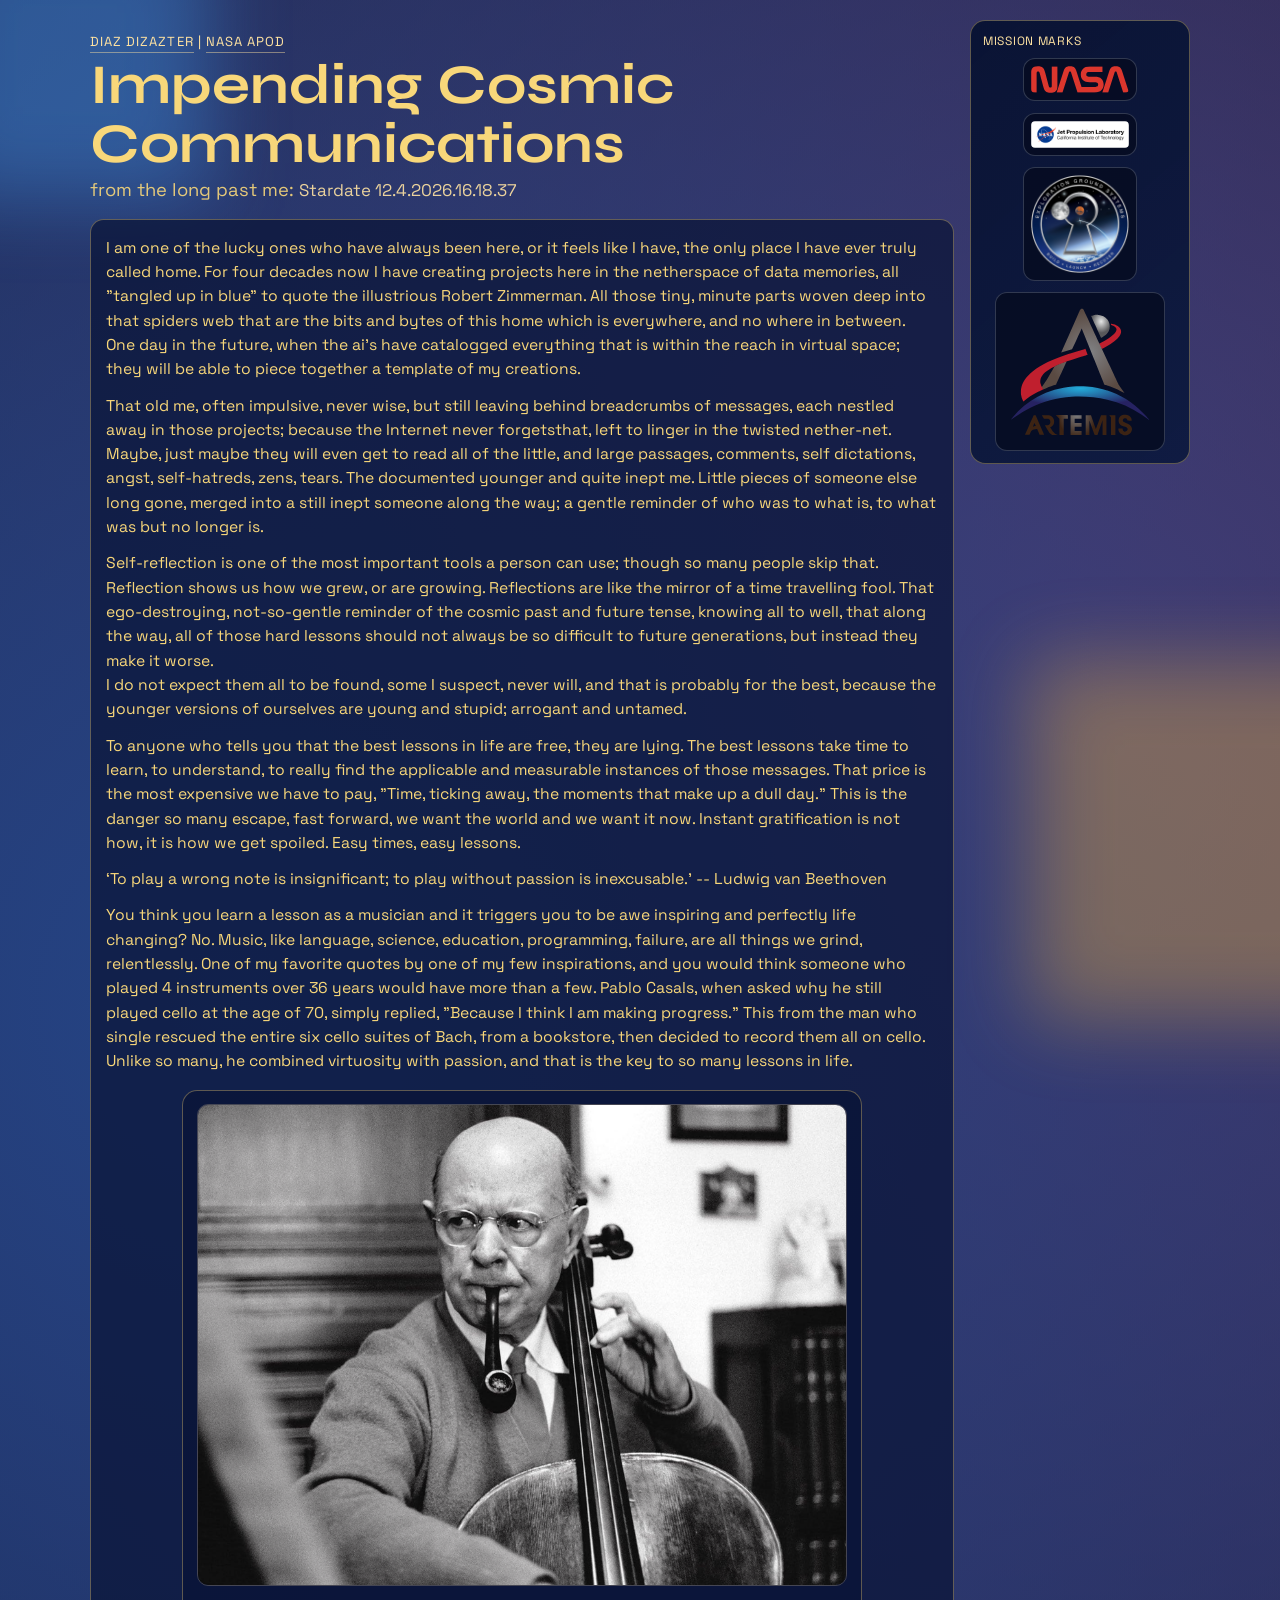
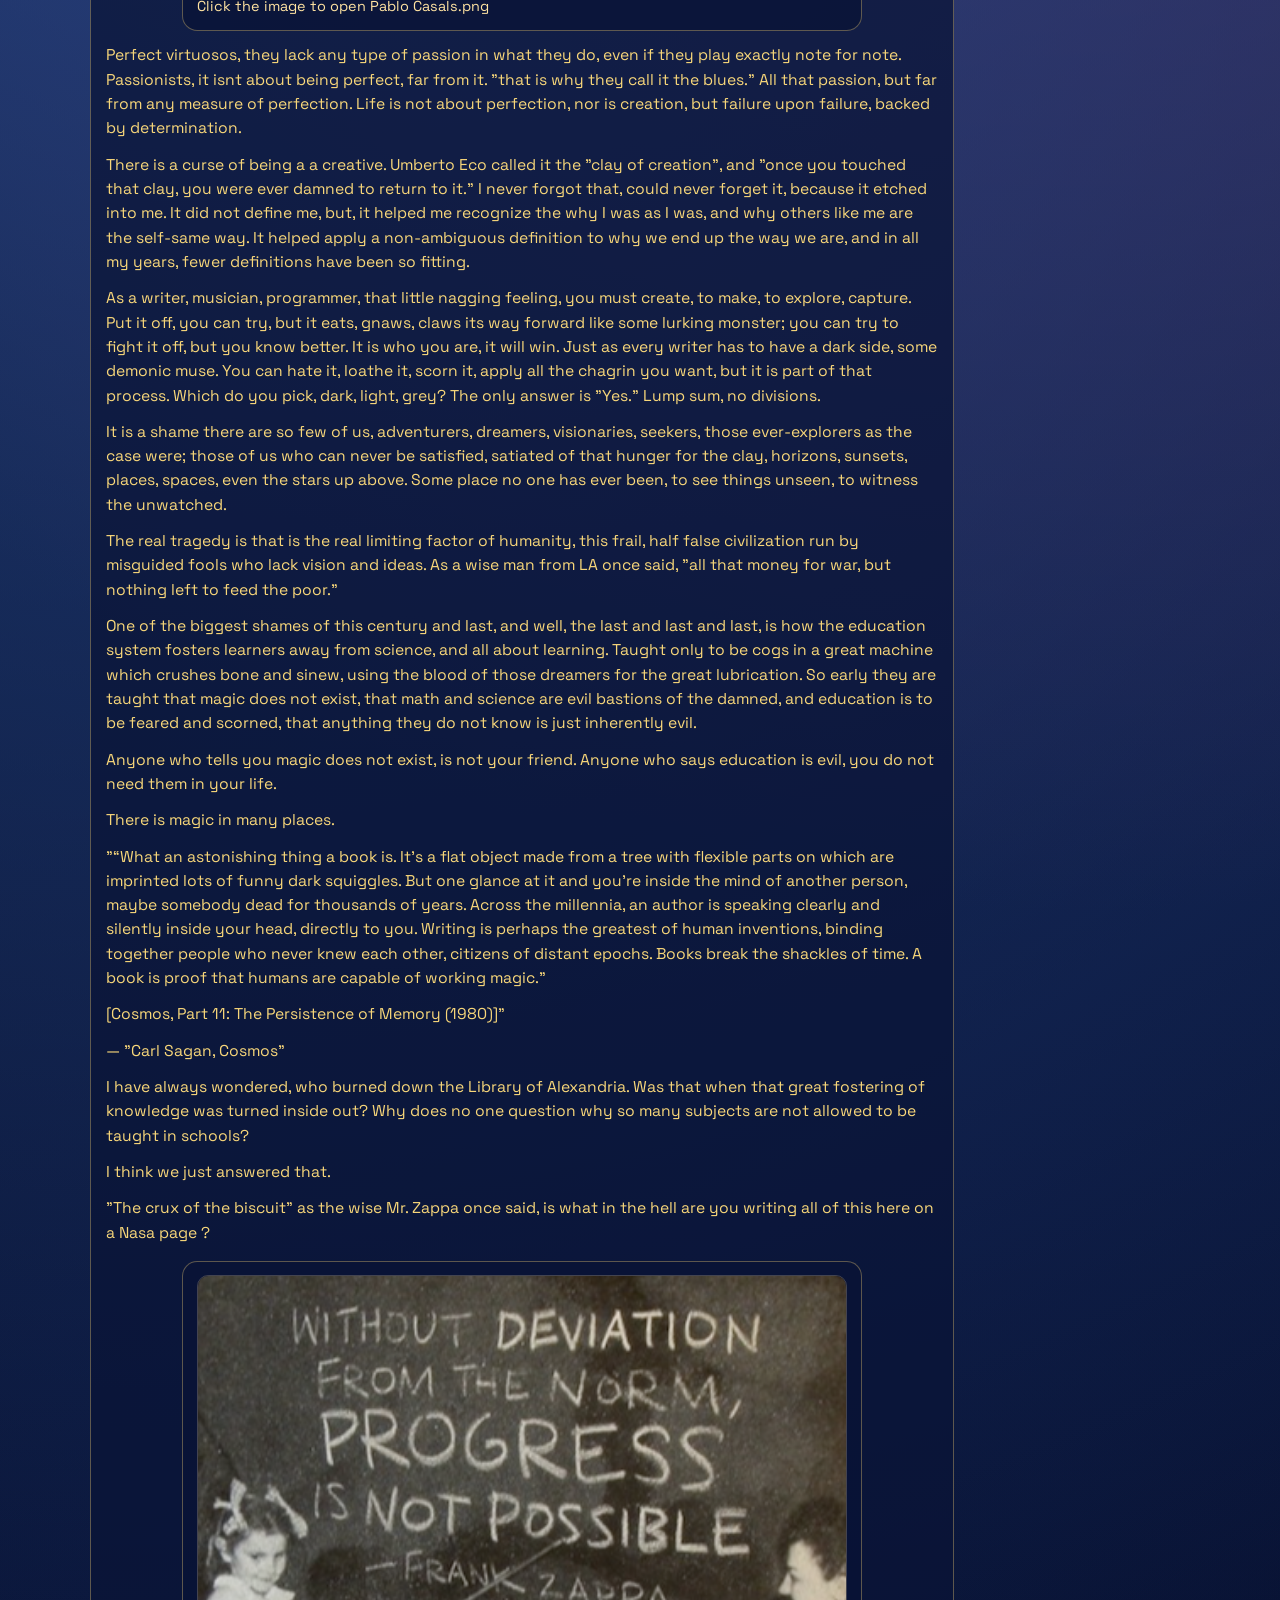
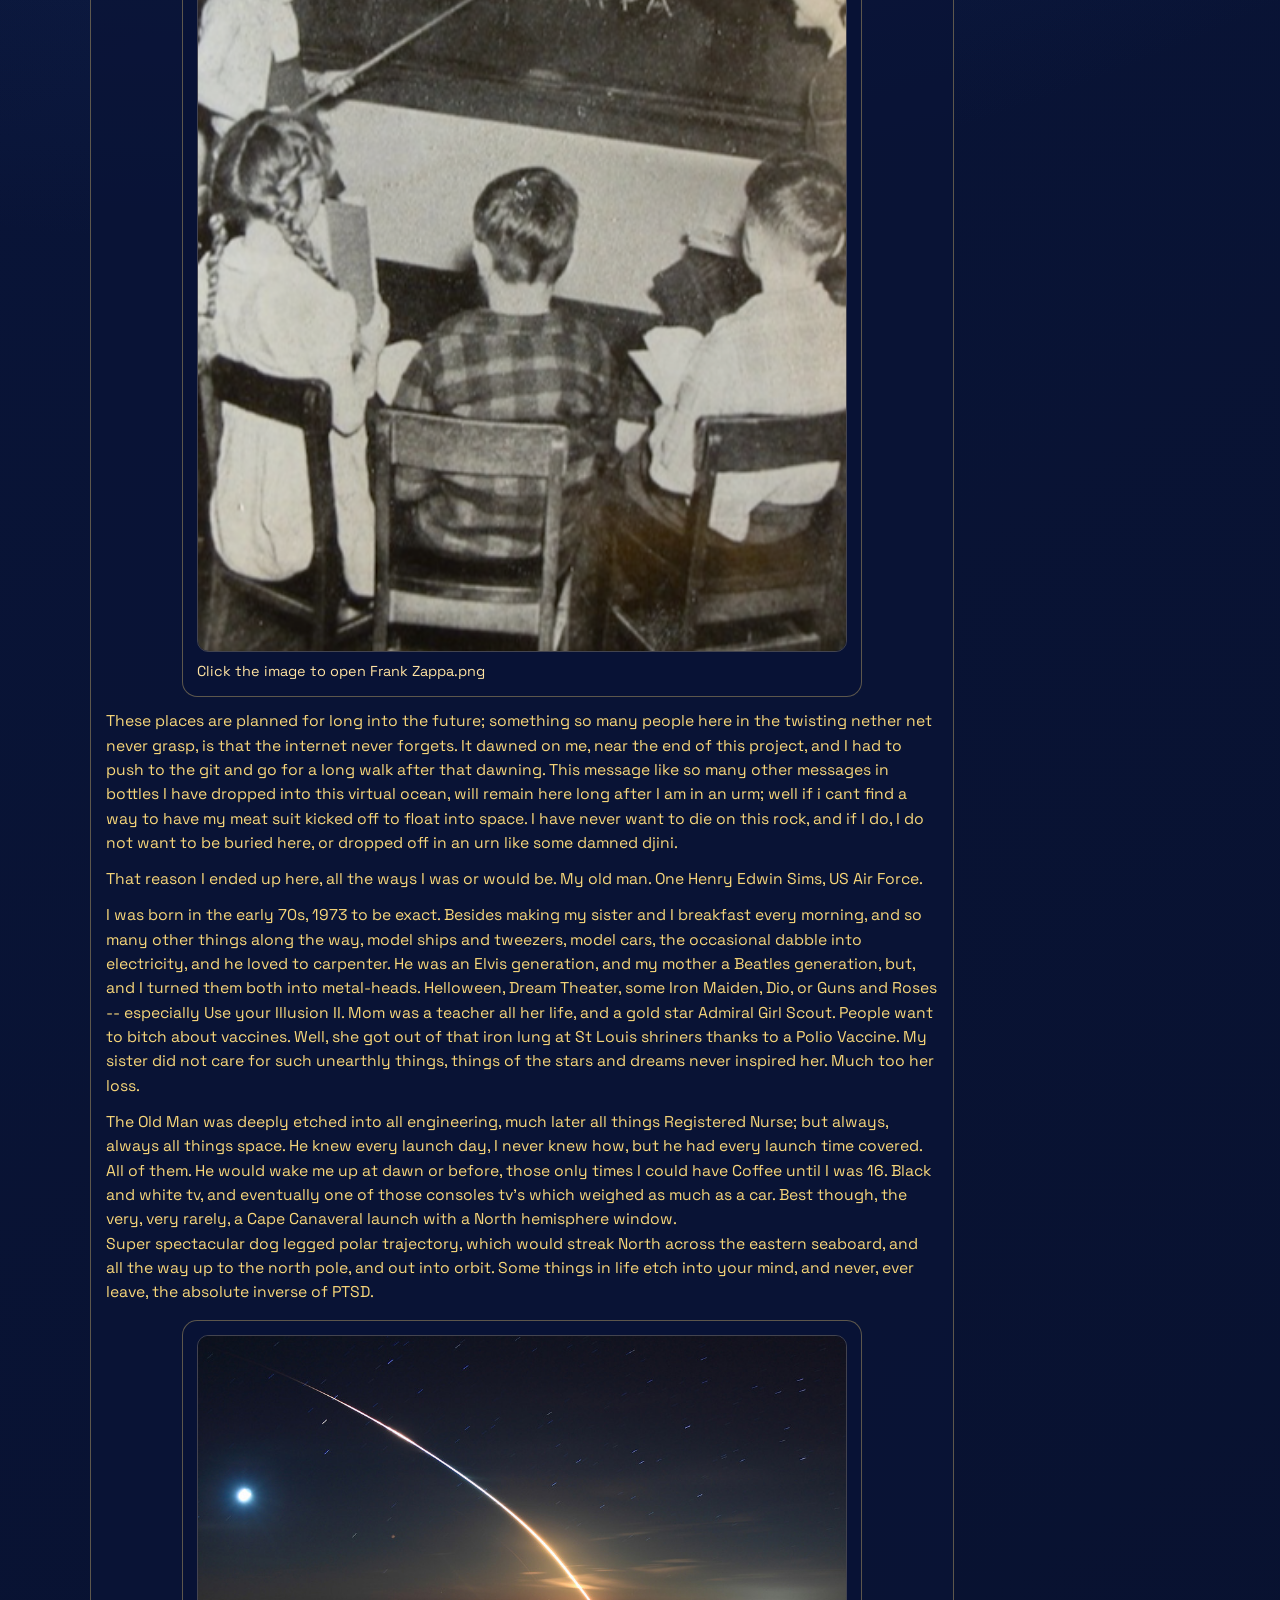
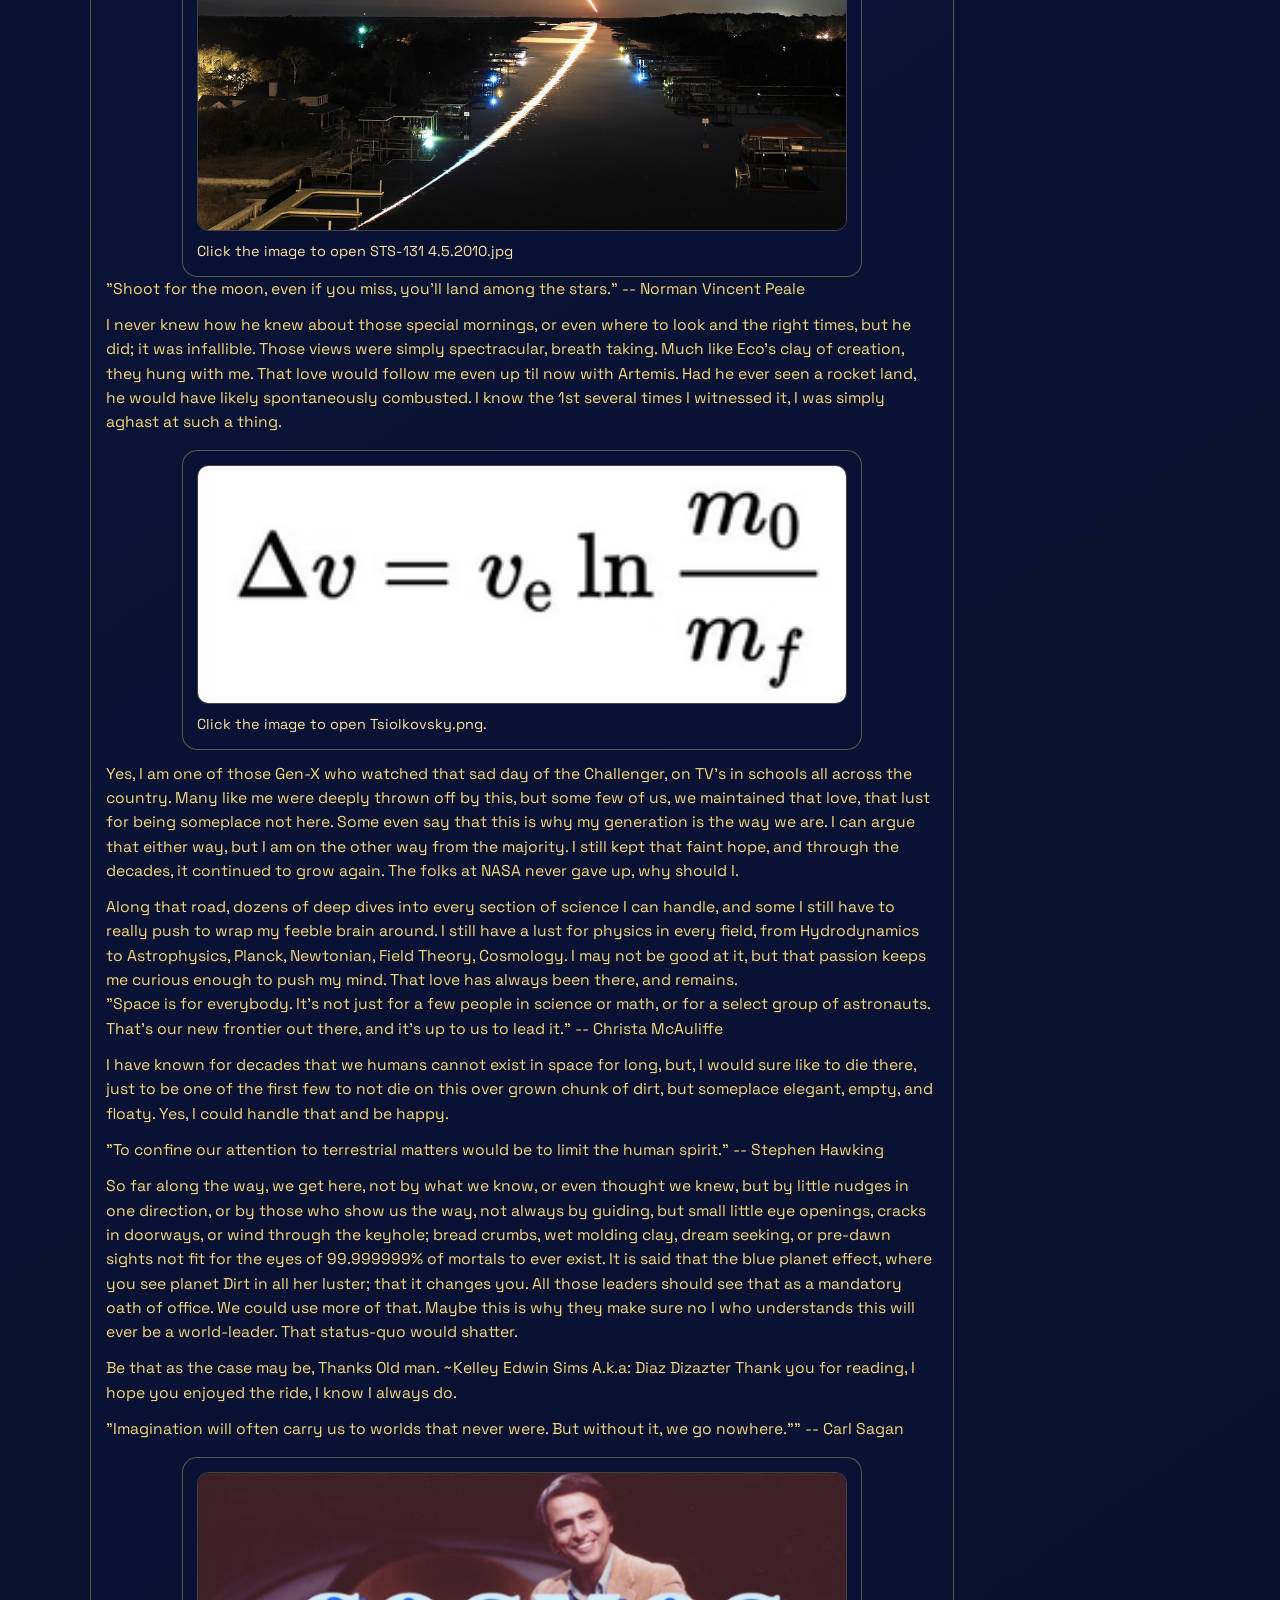
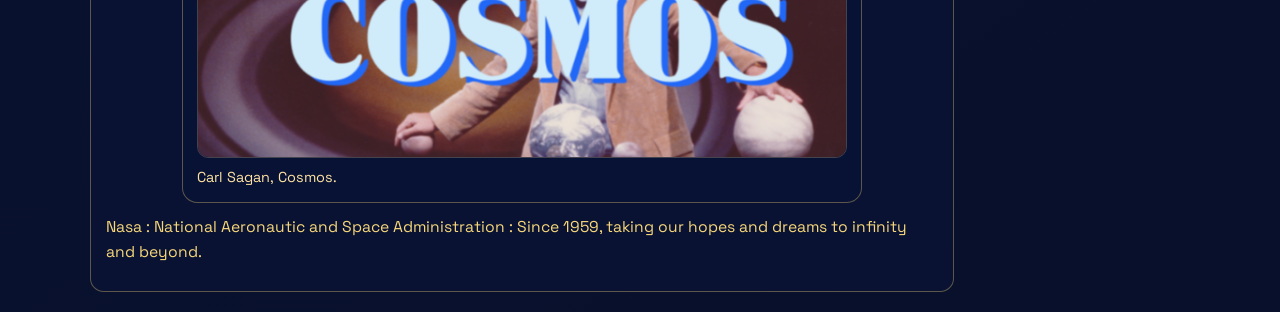
<file: cosmic-communications.html>
<!DOCTYPE html>
<html lang="en">
  <head>
    <meta charset="UTF-8" />
    <meta name="viewport" content="width=device-width, initial-scale=1.0" />
    <title>Impending Cosmic Communications</title>
    <link rel="preconnect" href="https://fonts.googleapis.com" />
    <link rel="preconnect" href="https://fonts.gstatic.com" crossorigin />
    <link
      href="https://fonts.googleapis.com/css2?family=Space+Grotesk:wght@400;500;700&family=Syne:wght@600;700;800&display=swap"
      rel="stylesheet"
    />
    <link rel="stylesheet" href="styles.css" />
  </head>
  <body>
    <div class="bg-orb bg-orb-a"></div>
    <div class="bg-orb bg-orb-b"></div>

    <main class="app-shell">
      <header class="hero hero-layout">
        <div>
                         <p class="eyebrow">
                              <a class="top-link" href="index.html">Diaz Dizazter</a>
                              <span aria-hidden="true"> | </span>
                              <a class="top-link" href="index.html">NASA APOD</a>
                         </p>
          <h1>Impending Cosmic Communications</h1>
                         <p class="hero-copy">from the long past me: <span class="inline-stardate">Stardate <span data-stardate-target="cosmic"></span></span></p>

          <section class="memory-note" aria-label="Cosmic note from the long past me">
<p>
     I am one of the lucky ones who have always been here, or it feels like I have, the only place I have ever truly called home. For four decades now I have creating projects here in the netherspace of data memories, all "tangled up in blue" to quote the illustrious Robert Zimmerman. All those tiny, minute parts woven deep into that spiders web that are the bits and bytes of this home which is everywhere, and no where in between. 
One day in the future, when the ai's have catalogged everything that is within the reach in virtual space; they will be able to piece together a template of my creations.  
</p> <p>
     That old me, often impulsive, never wise, but still leaving behind breadcrumbs of messages, each nestled away in those projects; because the Internet never forgetsthat, left to linger in the twisted nether-net.  Maybe, just maybe they will even get to read all of the little, and large passages, comments, self dictations, angst, self-hatreds, zens, tears. The documented younger and quite inept me. 
Little pieces of someone else long gone, merged into a still inept someone along the way; a gentle reminder of who was to what is, to what was but no longer is. 
</p> <p>
     Self-reflection is one of the most important tools a person can use; though so many people skip that. Reflection shows us how we grew, or are growing. Reflections are like the mirror of a time travelling fool. That ego-destroying, not-so-gentle reminder of the cosmic past and future tense, knowing all to well, that along the way, all of those hard lessons should not always be so difficult to future generations, but instead they make it worse.
</p>
     I do not expect them all to be found, some I suspect, never will, and that is probably for the best, because the younger versions of ourselves are young and stupid; arrogant and untamed. 
</p> 
<p>     To anyone who tells you that the best lessons in life are free, they are lying. The best lessons take time to learn, to understand, to really find the applicable and measurable instances of those messages. That price is the most expensive we have to pay, "Time, ticking away, the moments that make up a dull day."
This is the danger so many escape, fast forward, we want the world and we want it now. Instant gratification is not how, it is how we get spoiled. Easy times, easy lessons.  </p> 
<p>
     ‘To play a wrong note is insignificant; to play without passion is inexcusable.’ -- Ludwig van Beethoven
</p> <p>
       You think you learn a lesson as a musician and it triggers you to be awe inspiring and perfectly life changing? No. Music, like language, science, education, programming, failure, are all things we grind, relentlessly. 
    One of my favorite quotes by one of my few inspirations, and you would think someone who played 4 instruments over 36 years would have more than a few. Pablo Casals, when asked why he still played cello at the age of 70, simply replied, "Because I think I am making progress." This from the man who single rescued the entire six cello suites of Bach, from a bookstore, then decided to record them all on cello.
Unlike so many, he combined virtuosity with passion, and that is the key to so many lessons in life.     

  <figure class="cosmic-figure">
              <a href="IMG/Pablo.png" target="_blank" rel="noopener noreferrer">
                <img src="IMG/Pablo.png" alt="Pablo Casals" loading="lazy" />
              </a>
              <figcaption>Click the image to open Pablo Casals.png</figcaption>
            </figure>

</p> <p>
     Perfect virtuosos, they lack any type of passion in what they do, even if they play exactly note for note. Passionists, it isnt about being perfect, far from it. "that is why they call it the blues."  All that passion, but far from any measure of perfection. Life is not about perfection, nor is creation, but failure upon failure, backed by determination.
</p><p>
     There is a curse of being a a creative. Umberto Eco called it the "clay of creation", and "once you touched that clay, you were ever damned to return to it." I never forgot that, could never forget it, because it etched into me.  It did not define me, but, it helped me recognize the why I was as I was, and why others like me are the self-same way. 
It helped apply a non-ambiguous definition to why we end up the way we are, and in all my years, fewer definitions have been so fitting. 
</p> <p>
     As a writer, musician, programmer, that little nagging feeling, you must create, to make, to explore, capture. Put it off, you can try, but it eats, gnaws, claws its way forward like some lurking monster; you can try to fight it off, but you know better. It is who you are, it will win. Just as every writer has to have a dark side, some demonic muse.
You can hate it, loathe it, scorn it, apply all the chagrin you want, but it is part of that process. Which do you pick, dark, light, grey?  The only answer is "Yes." Lump sum, no divisions.
</p>
<p>
     It is a shame there are so few of us, adventurers, dreamers, visionaries, seekers, those ever-explorers as the case were; those of us who can never be satisfied, satiated of that hunger for the clay, horizons, sunsets, places, spaces, even the stars up above. Some place no one has ever been, to see things unseen, to witness the unwatched. 
</p>
<p>
     The real tragedy is that is the real limiting factor of humanity, this frail, half false civilization run by misguided fools who lack vision and ideas. As a wise man from LA once said, "all that money for war, but nothing left to feed the poor." 
</p>
<p>
     One of the biggest shames of this century and last, and well, the last and last and last, is how the education system fosters learners away from science, and all about learning. Taught only to be cogs in a great machine which crushes bone and sinew, using the blood of those dreamers for the great lubrication. So early they are taught that magic does not exist, that math and science are evil bastions of the damned, and education is to be feared and scorned, that anything they do not know is just inherently evil. 
</p>
<p>
     Anyone who tells you magic does not exist, is not your friend.  Anyone who says education is evil, you do not need them in your life.</p>
<p>

There is magic in many places.</p><p>

"“What an astonishing thing a book is. It's a flat object made from a tree with flexible parts on which are imprinted lots of funny dark squiggles. But one glance at it and you're inside the mind of another person, maybe somebody dead for thousands of years. Across the millennia, an author is speaking clearly and silently inside your head, directly to you. Writing is perhaps the greatest of human inventions, binding together people who never knew each other, citizens of distant epochs. Books break the shackles of time. A book is proof that humans are capable of working magic."
</p>
<p>

     [Cosmos, Part 11: The Persistence of Memory (1980)]”</p>
<p>

     ― "Carl Sagan, Cosmos"

</p>
<p>
     I have always wondered, who burned down the Library of Alexandria. Was that when that great fostering of knowledge was turned inside out?  Why does no one question why so many subjects are not allowed to be taught in schools?  
</p>
<p>
     I think we just answered that. 
</p>
<p>
     "The crux of the biscuit" as the wise Mr. Zappa once said, is what in the hell are you writing all of this here on a Nasa page ?  
</p>
<p></p>
  <figure class="cosmic-figure">
              <a href="IMG/zappa.png" target="_blank" rel="noopener noreferrer">
                <img src="IMG/zappa.png" alt="Frank Zappa" loading="lazy" />
              </a>
              <figcaption>Click the image to open Frank Zappa.png</figcaption>
            </figure>


</p>

<p>

     These places are planned for long into the future; something so many people here in the twisting nether net never grasp, is that the internet never forgets. It dawned on me, near the end of this project, and I had to push to the git and go for a long walk after that dawning. This message like so many other messages in bottles I have dropped into this virtual ocean, will remain here long after I am in an urm; well if i cant find a way to have my meat suit kicked off to float into space. I have never want to die on this rock, 
and if I do, I do not want to be buried here, or dropped off in an urn like some damned djini.
</p> <p>     That reason I ended up here, all the ways I was or would be. My old man. One Henry Edwin Sims, US Air Force. </p> <p>     I was born in the early 70s, 1973 to be exact.  
Besides making my sister and I breakfast every morning, and so many other things along the way, model ships and tweezers, model cars, the occasional dabble into electricity, and he loved to carpenter. He was an Elvis generation, and my mother a Beatles generation, but, and I turned them both into metal-heads. Helloween, Dream Theater, some Iron Maiden, Dio, or Guns and Roses -- especially Use your Illusion II. Mom was a teacher all her life, and a gold star Admiral Girl Scout. People want to bitch about vaccines.  Well, she got out of that iron lung at St Louis shriners thanks to a Polio Vaccine. 
My sister did not care for such unearthly things, things of the stars and dreams never inspired her. Much too her loss.
</p>
<p>
     The Old Man was deeply etched into all engineering, much later all things Registered Nurse; but always, always all things space. He knew every launch day, I never knew how, but he had every launch time covered. All of them. He would wake me up at dawn or before, those only times I could have Coffee until I was 16. Black and white tv, and eventually one of those consoles tv's which weighed as much as a car. Best though, the very, very rarely, a Cape Canaveral launch with a North hemisphere window. 
</p>     Super spectacular dog legged polar trajectory, which would streak North across the eastern seaboard, and all the way up to the north pole, and out into orbit.  Some things in life etch into your mind, and never, ever leave, the absolute inverse of PTSD.
          <figure class="cosmic-figure">
              <a href="IMG/glow launch.jpg" target="_blank" rel="noopener noreferrer">
                <img src="IMG/glow launch.jpg" alt="STS-131 4.5.2010" loading="lazy" />
              </a>
              <figcaption>Click the image to open STS-131 4.5.2010.jpg</figcaption>
            </figure>
            
"Shoot for the moon, even if you miss, you'll land among the stars." -- Norman Vincent Peale

</p>
<p>
     I never knew how he knew about those special mornings, or even where to look and the right times, but he did; it was infallible. Those views were simply spectracular, breath taking. Much like Eco's clay of creation, they hung with me.  That love would follow me even up til now with Artemis.
Had he ever seen a rocket land, he would have likely spontaneously combusted. I know the 1st several times I witnessed it, I was simply aghast at such a thing.
</p><p>

            <figure class="cosmic-figure">
              <a href="IMG/Tsiolkovsky.png" target="_blank" rel="noopener noreferrer">
                <img src="IMG/Tsiolkovsky.png" alt="Tsiolkovsky artwork" loading="lazy" />
              </a>
              <figcaption>Click the image to open Tsiolkovsky.png.</figcaption>
            </figure>

</p><p>
     Yes, I am one of those Gen-X who watched that sad day of the Challenger, on TV's in schools all across the country. Many like me were deeply thrown off by this, but some few of us, we maintained that love, that lust for being someplace not here. Some even say that this is why my generation is the way we are. 
I can argue that either way, but I am on the other way from the majority. I still kept that faint hope, and through the decades, it continued to grow again. The folks at NASA never gave up, why should I.</p><p>
       Along that road, dozens of deep dives into every section of science I can handle, and some I still have to really push to wrap my feeble brain around. I still have a lust for physics in every field, from Hydrodynamics to Astrophysics, Planck, Newtonian, Field Theory, Cosmology. I may not be good at it, but that passion keeps me curious enough to push my mind. That love has always been there, and remains.
</p>
    
"Space is for everybody. It's not just for a few people in science or math, or for a select group of astronauts. That's our new frontier out there, and it's up to us to lead it." -- Christa McAuliffe
   <p>
</p>

<p>

I have known for decades that we humans cannot exist in space for long, but, I would sure like to die there, just to be one of the first few to not die on this over grown chunk of dirt, but someplace elegant, empty, and floaty.  Yes, I could handle that and be happy.  


</p>
<p>
"To confine our attention to terrestrial matters would be to limit the human spirit." -- Stephen Hawking
</p>

<p>
     So far along the way, we get here, not by what we know, or even thought we knew, but by little nudges in one direction, or by those who show us the way, not always by guiding, but small little eye openings, cracks in doorways, or wind through the keyhole; bread crumbs, wet molding clay, dream seeking, or pre-dawn sights not fit for the eyes of 99.999999% of mortals to ever exist.  
It is said that the blue planet effect, where you see planet Dirt in all her luster; that it changes you. All those leaders should see that as a mandatory oath of office. We could use more of that. Maybe this is why they make sure no I who understands this will ever be a world-leader. That status-quo would shatter.
</p>
<p>
Be that as the case may be, Thanks Old man. 
~Kelley Edwin Sims
A.k.a: Diaz Dizazter
Thank you for reading, I hope you enjoyed the ride, I know I always do.

</p>
<p>
"Imagination will often carry us to worlds that never were. But without it, we go nowhere."" -- Carl Sagan    
</p>
<figure class="cosmic-figure">
  <a href="IMG/sagan_cosmos.png" target="_blank" rel="noopener noreferrer">
    <img src="IMG/sagan_cosmos.png" alt="Carl Sagan Cosmos quote image" loading="lazy" />
  </a>
  <figcaption>Carl Sagan, Cosmos.</figcaption>
</figure>
<p>
</p>
<p> Nasa : National Aeronautic and Space Administration : Since 1959, taking our hopes and dreams to infinity and beyond.
  </p>

</p>

          </section>
        </div>

        <aside class="logo-frame" aria-label="Program and mission logos">
          <p class="logo-frame-title">Mission Marks</p>
          <div class="logo-rail">
            <img class="logo-small" src="IMG/NASA_Worm_logo.svg" alt="NASA Worm logo" loading="lazy" />
            <img class="logo-small" src="IMG/500px-NASA_JPL_Meatball_Logo.webp.png" alt="NASA JPL Meatball logo" loading="lazy" />
            <img class="logo-small" src="IMG/EGSLogoTwitter.png" alt="Exploration Ground Systems logo" loading="lazy" />
            <img src="IMG/Artemis_program_(original_with_wordmark).svg" alt="Artemis program logo" loading="lazy" />
          </div>
        </aside>
      </header>
    </main>
          <script src="stardate.js"></script>
  </body>
</html>
</file>
<file: styles.css>
:root {
  --ink: #f8d77a;
  --paper: #070b1f;
  --panel: #0f1a3f;
  --panel-soft: #1a2a59;
  --accent: #f5c24f;
  --accent-soft: #ffe3a2;
  --warn: #ff8d66;
  --border: rgba(248, 215, 122, 0.35);
  --shadow: 0 18px 45px rgba(3, 7, 22, 0.5);
}

* {
  box-sizing: border-box;
}

body {
  margin: 0;
  min-height: 100vh;
  font-family: "Space Grotesk", sans-serif;
  color: var(--ink);
  background: radial-gradient(circle at 18% 15%, #244485 0%, transparent 42%),
    radial-gradient(circle at 85% 10%, #67325e 0%, transparent 30%),
    linear-gradient(145deg, #040712 0%, #091437 44%, #08102b 100%);
  padding: 1.25rem;
  position: relative;
  overflow-x: hidden;
}

.bg-orb {
  position: fixed;
  pointer-events: none;
  filter: blur(40px);
  opacity: 0.35;
  z-index: 0;
}

.bg-orb-a {
  width: 280px;
  height: 280px;
  background: #45a6ff;
  top: -80px;
  left: -70px;
}

.bg-orb-b {
  width: 360px;
  height: 360px;
  background: #f7bb3c;
  right: -110px;
  bottom: -120px;
}

.app-shell {
  max-width: 1100px;
  margin: 0 auto;
  position: relative;
  z-index: 1;
  animation: fadeInUp 0.7s ease;
}

.hero-layout {
  display: grid;
  grid-template-columns: minmax(0, 1fr) 220px;
  gap: 1rem;
  align-items: start;
}

.hero h1 {
  font-family: "Syne", sans-serif;
  font-size: clamp(2.2rem, 5vw, 3.5rem);
  margin: 0.3rem 0;
  line-height: 1.05;
  text-wrap: balance;
}

.eyebrow {
  letter-spacing: 0.08em;
  text-transform: uppercase;
  color: var(--accent-soft);
  font-size: 0.82rem;
  margin-bottom: 0.35rem;
}

.hero-copy {
  max-width: 68ch;
  margin-top: 0;
  opacity: 0.9;
  font-size: clamp(1rem, 1.8vw, 1.15rem);
}

.hero-stardate {
  margin-top: 0.2rem;
  font-size: 0.9rem;
  color: var(--accent-soft);
}

.inline-stardate {
  font-size: 0.92em;
  color: var(--accent-soft);
}

.top-link {
  color: var(--accent-soft);
  text-decoration: none;
  border-bottom: 1px solid rgba(255, 227, 162, 0.45);
  padding-bottom: 0.1rem;
}

.top-link:hover,
.top-link:focus-visible {
  color: #fff1cb;
}

.memory-note {
  border: 1px solid var(--border);
  border-radius: 0.85rem;
  background: rgba(10, 20, 54, 0.72);
  padding: 0.95rem;
  line-height: 1.55;
  font-size: 0.98rem;
}

.memory-note p {
  margin: 0;
}

.memory-note p + p {
  margin-top: 0.75rem;
}

.cosmic-figure {
  margin: 1rem auto 0;
  padding: 0.85rem;
  max-width: 680px;
  border: 1px solid var(--border);
  border-radius: 0.95rem;
  background: rgba(10, 20, 54, 0.72);
}

.cosmic-figure a {
  display: block;
}

.cosmic-figure img {
  width: 100%;
  display: block;
  border-radius: 0.7rem;
  border: 1px solid rgba(255, 227, 162, 0.24);
}

.cosmic-figure figcaption {
  margin-top: 0.55rem;
  font-size: 0.9rem;
  color: var(--accent-soft);
}

.logo-frame {
  border: 1px solid var(--border);
  border-radius: 0.95rem;
  background: linear-gradient(140deg, rgba(8, 18, 50, 0.95), rgba(12, 25, 62, 0.92));
  padding: 0.75rem;
}

.logo-frame-title {
  margin: 0 0 0.55rem;
  text-transform: uppercase;
  letter-spacing: 0.06em;
  font-size: 0.75rem;
  color: var(--accent-soft);
}

.logo-rail {
  display: flex;
  flex-direction: column;
  align-items: center;
  gap: 0.7rem;
}

.logo-rail img {
  width: 170px;
  max-width: 100%;
  height: auto;
  object-fit: contain;
  display: block;
  border: 1px solid rgba(220, 232, 255, 0.2);
  border-radius: 0.75rem;
  background: rgba(6, 12, 34, 0.85);
  padding: 0.45rem;
}

.logo-rail .logo-small {
  width: 114px;
}

.controls {
  display: grid;
  grid-template-columns: repeat(auto-fit, minmax(170px, 1fr));
  gap: 0.8rem;
  margin: 1.2rem 0;
  background: linear-gradient(120deg, rgba(22, 37, 83, 0.9), rgba(11, 20, 47, 0.92));
  border: 1px solid var(--border);
  border-radius: 1rem;
  padding: 1rem;
  box-shadow: var(--shadow);
}

#getImagesBtn {
  width: 100%;
}

.field-group {
  display: grid;
  gap: 0.4rem;
}

label {
  font-size: 0.85rem;
  text-transform: uppercase;
  letter-spacing: 0.04em;
}

input[type="date"],
button {
  height: 44px;
  border-radius: 0.7rem;
  border: 1px solid var(--border);
  font-family: inherit;
}

input[type="date"] {
  background: #0a1130;
  color: var(--ink);
  padding: 0 0.7rem;
}

button {
  background: linear-gradient(125deg, var(--accent), #ff8a3d);
  color: #1d1202;
  font-weight: 700;
  cursor: pointer;
  transition: transform 0.2s ease, filter 0.2s ease;
}

button:hover,
button:focus-visible {
  transform: translateY(-1px);
  filter: brightness(1.07);
}

.status {
  margin: 0.3rem 0 1rem;
  color: var(--accent-soft);
  min-height: 1.2rem;
}

.bonus-panel {
  background: linear-gradient(130deg, rgba(9, 24, 66, 0.94), rgba(40, 21, 62, 0.92));
  border: 1px solid var(--border);
  border-radius: 1rem;
  padding: 0.9rem;
  margin-bottom: 1.1rem;
}

.bonus-panel h2 {
  margin: 0;
  font-family: "Syne", sans-serif;
}

.bonus-panel > p {
  margin-top: 0.25rem;
  opacity: 0.86;
}

.gallery {
  display: grid;
  grid-template-columns: 1fr;
  gap: 0.9rem;
}

.gallery-row {
  display: grid;
  grid-template-columns: repeat(2, minmax(0, 1fr));
  gap: 0.9rem;
}

.row-bar {
  display: grid;
  grid-template-columns: repeat(2, minmax(0, 1fr));
  gap: 0.4rem;
  margin: 0.7rem 0 0;
}

.row-bar p {
  margin: 0;
  padding: 0.32rem 0.55rem;
  border-radius: 0.6rem;
  font-size: 0.72rem;
  font-weight: 700;
  text-transform: uppercase;
  letter-spacing: 0.05em;
  border: 1px solid var(--border);
  color: var(--accent-soft);
  background: rgba(247, 187, 60, 0.1);
}

.gallery-item,
.placeholder-card {
  border: 1px solid var(--border);
  border-radius: 0.95rem;
  overflow: hidden;
  background: var(--panel);
  box-shadow: var(--shadow);
}

.gallery-item {
  cursor: pointer;
  animation: reveal 0.45s ease both;
}

.gallery-item:hover,
.gallery-item:focus-visible,
.gallery-item:focus-visible {
  transform: translateY(-2px);
  outline: none;
}

.gallery-item img {
  width: 100%;
  height: 180px;
  object-fit: cover;
  display: block;
  transition: transform 0.35s ease;
}

.gallery-item:hover img,
.gallery-item:focus-visible img {
  transform: scale(1.04);
}

.item-body {
  padding: 0.7rem;
}

.item-badge {
  display: inline-flex;
  align-items: center;
  margin: 0.7rem 0 0 0.7rem;
  padding: 0.22rem 0.55rem;
  border-radius: 999px;
  background: rgba(247, 187, 60, 0.16);
  color: var(--accent-soft);
  font-size: 0.72rem;
  font-weight: 700;
  letter-spacing: 0.04em;
  text-transform: uppercase;
}

.item-title {
  margin: 0;
  font-weight: 700;
}

.item-date {
  margin: 0.3rem 0 0;
  opacity: 0.84;
  font-size: 0.88rem;
}

.placeholder-card {
  padding: 1rem;
  border-style: dashed;
  background: rgba(15, 26, 63, 0.65);
}

.modal {
  position: fixed;
  inset: 0;
  background: rgba(1, 6, 20, 0.82);
  display: none;
  place-items: center;
  padding: 1rem;
  z-index: 5;
}

.modal.open {
  display: grid;
}

.modal-card {
  max-width: 760px;
  width: 100%;
  max-height: 92vh;
  overflow: auto;
  background: linear-gradient(140deg, #08122f, #111b45);
  border-radius: 1rem;
  border: 1px solid var(--border);
  padding: 1rem;
}

.modal-card img {
  width: 100%;
  border-radius: 0.7rem;
  margin-bottom: 0.8rem;
}

.modal-close {
  margin-left: auto;
  display: block;
  width: auto;
  min-width: 100px;
}

.modal-meta {
  color: var(--accent-soft);
}

.modal-media-link {
  margin: 0.35rem 0 0.6rem;
}

.modal-media-link a {
  color: var(--accent-soft);
  font-weight: 700;
}

.modal-explanation {
  line-height: 1.6;
  opacity: 0.95;
}

@keyframes fadeInUp {
  from {
    opacity: 0;
    transform: translateY(10px);
  }
  to {
    opacity: 1;
    transform: translateY(0);
  }
}

@keyframes reveal {
  from {
    opacity: 0;
    transform: translateY(8px) scale(0.98);
  }
  to {
    opacity: 1;
    transform: translateY(0) scale(1);
  }
}

@media (max-width: 700px) {
  body {
    padding: 0.65rem;
  }

  .hero h1 {
    font-size: clamp(1.7rem, 9vw, 2.3rem);
    margin: 0.25rem 0 0.45rem;
  }

  .eyebrow {
    font-size: 0.74rem;
    letter-spacing: 0.06em;
  }

  .hero-copy {
    font-size: 0.98rem;
    margin-bottom: 0.5rem;
  }

  .memory-note {
    padding: 0.8rem;
    font-size: 0.93rem;
    line-height: 1.5;
  }

  .controls {
    gap: 0.65rem;
    padding: 0.8rem;
    margin: 1rem 0;
  }

  input[type="date"],
  button {
    height: 42px;
  }

  .hero-layout {
    grid-template-columns: 1fr;
    gap: 0.85rem;
  }

  .logo-frame {
    padding: 0.65rem;
  }

  .logo-rail {
    display: grid;
    grid-template-columns: repeat(2, minmax(0, 1fr));
    justify-content: center;
    gap: 0.55rem;
  }

  .logo-rail img {
    width: 100%;
    max-height: 90px;
    padding: 0.35rem;
  }

  .logo-rail .logo-small {
    width: 67%;
    justify-self: center;
  }

  .gallery-row,
  .row-bar {
    grid-template-columns: 1fr;
  }

  .gallery-item img {
    height: 165px;
  }

  .status {
    font-size: 0.95rem;
  }
}

@media (min-width: 1300px) {
  .app-shell {
    max-width: 1220px;
  }

  .hero-layout {
    grid-template-columns: minmax(0, 1fr) 250px;
  }

  .logo-rail img {
    width: min(220px, 100%);
  }
}
</file>
